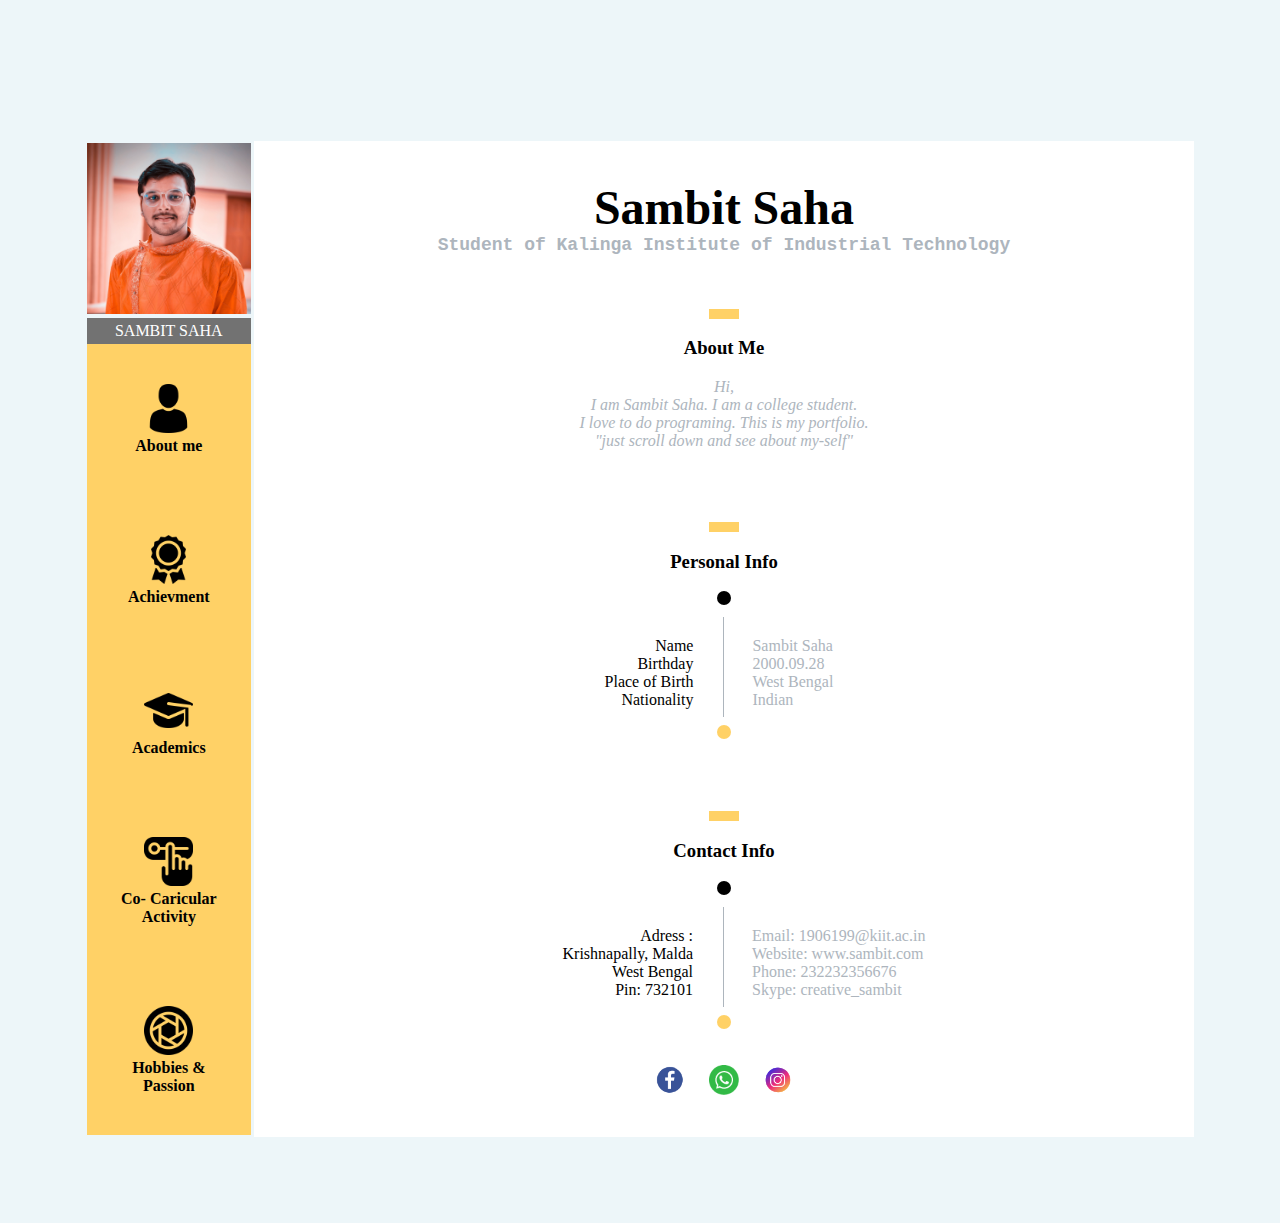
<file: index.html>
<!DOCTYPE html>
<html lang="en">
<head>
    <title>About Me</title>
    <link rel="stylesheet" href="./style/css/index.css"/>
    <style>
        a{
            text-decoration: none;
            color: black;
        }
    </style>
</head>
<body bgcolor="#edf6f9">
    <div class="mainbackground">
            <table width="100%" >
                <tr>
                    <td width="15%">
                        <div>
                            <img src="./style/image/LRM_EXPORT_20191006_205905.jpg" width="100%">
                        </div>
                        <div class="div1" ><font face="impact">SAMBIT SAHA</font></div>
                        <div class="box_icon">
                            <a href="./index.html">
                                <img src="./style/image/man-user.png" width="30%"><br>
                                <b>About me</b>
                             </a>
                        </div>
                        <div class="box_icon">
                            <a href="./achievment.html">
                                <img src="./style/image/medal.png" width="30%"><br>
                                <b>Achievment</b>
                            </a>
                        </div>
                        <div class="box_icon">
                            <a href="./academic.html">
                                <img src="./style/image/graduation-hat.png" width="30%"><br>
                                <b>Academics</b>
                            </a>
                        </div>
                        <div class="box_icon">
                            <a href="./activity.html">
                                <img src="./style/image/slider.png" width="30%"><br>
                                <b>Co- Caricular<br>
                                    Activity</b>
                            </a>    
                        </div> 
                        <div class="box_icon">
                            <a href="./hobbie.html">
                                <img src="./style/image/camera-shutter.png" width="30%"><br>
                                <b>Hobbies & <br>
                                    Passion</b>
                            </a>    
                        </div>                       
                    </td>
                    <td width="85%" bgcolor="white"> 
                        <div class="details" >
                            <font face="Lucida Console" size="10"> <b>Sambit Saha</b> </font><br>
                            <font face="Courier New" size="4" color ="#adb5bd"> <b>Student of Kalinga Institute of Industrial Technology </b></font><br><br><br><br>

                            <div class="small_box"></div>

                            <font face="Verdana"><h3>About Me</h3></font>
                            <i style="color:#adb5bd">Hi,<br>
                            I am Sambit Saha. I am a college student.<br>
                            I love to do programing. This is my portfolio.<br>
                            "just scroll down and see about my-self"<br>
                            </i><br><br><br><br>

                            <div class="small_box"></div>
                            <font face="Verdana"><h3>Personal Info</h3></font>
                            <div class="round"></div>
                            <div class="listing-event">
                                <ul class="data_left">
                                    <li >Name</li>
                                    <li >Birthday</li>
                                    <li >Place of Birth</li>
                                    <li >Nationality</li>                                    
                                </ul>                          
                            </div>
                            <div class="listing-event_mid"></div>
                            <div class="listing-event_right">
                                <ul class="data_right">
                                    <li>Sambit Saha</li>
                                    <li>2000.09.28 </li>
                                    <li>West Bengal</li>
                                    <li>Indian</li>
                                </ul>
                            </div>
                            <div class="round" style="background-color: #ffd166;"></div><br><br><br><br>

                            <div class="small_box"></div>
                            <font face="Verdana"><h3>Contact Info</h3></font>
                            <div class="round"></div>
                            <div class="listing-event_left">
                                <ul class="data_left">
                                    <li >Adress :</li>
                                    <li >Krishnapally, Malda</li>
                                    <li >West Bengal</li>
                                    <li >Pin: 732101</li>                                    
                                </ul>                          
                            </div>
                            <div class="listing-event_mid"></div>
                            <div class="listing-event_right">
                                <ul class="data_right">
                                    <li>Email: 1906199@kiit.ac.in</li>
                                    <li>Website: www.sambit.com </li>
                                    <li>Phone: 232232356676</li>
                                    <li>Skype: creative_sambit</li>
                                </ul>
                            </div>
                            <div class="round" style="background-color: #ffd166;"></div><br><br>

                            <a href="https://www.facebook.com/sambit.saha.969"><img src="./style/image/Group 27.png" width="30px"></a>&nbsp;&nbsp;&nbsp;&nbsp;&nbsp;
                            <a href=""><img src="./style/image/Group 28.png" width="30px"></a>&nbsp;&nbsp;&nbsp;&nbsp;&nbsp;
                            <a href="https://www.instagram.com/creative_sambit"><img src="./style/image/Group 29.png" width="30px"></a>

                        </div>                       
                    </td>
                </tr>
            </table>
    </div>
    
</body>
</html>
</file>
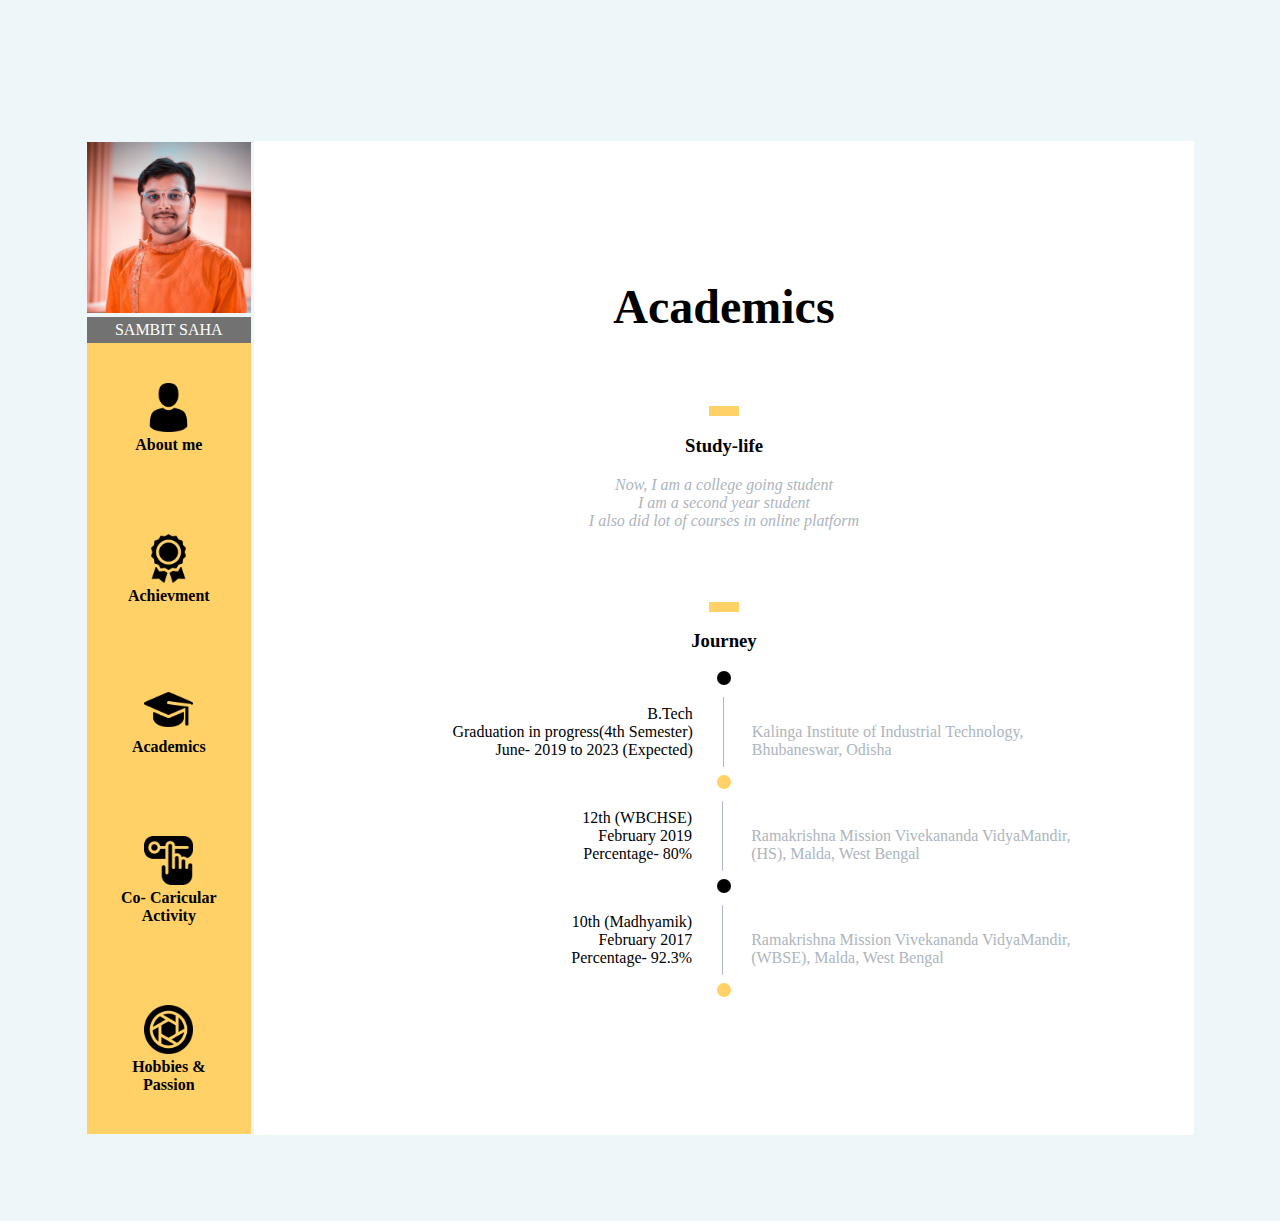
<file: academic.html>
<!DOCTYPE html>
<html lang="en">
<head>
    <title>Academics</title>
    <link rel="stylesheet" href="./style/css/index.css"/>
    <style>
        a{
            text-decoration: none;
            color: black;
        }
    </style>
</head>
<body bgcolor="#edf6f9">
    <div class="mainbackground">
            <table width="100%" >
                <tr>
                    <td width="15%">
                        <div>
                            <img src="./style/image/LRM_EXPORT_20191006_205905.jpg" width="100%">
                        </div>
                        <div class="div1" ><font face="impact">SAMBIT SAHA</font></div>
                        <div class="box_icon">
                            <a href="./index.html">
                                <img src="./style/image/man-user.png" width="30%"><br>
                                <b>About me</b>
                             </a>
                        </div>
                        <div class="box_icon">
                            <a href="./achievment.html">
                                <img src="./style/image/medal.png" width="30%"><br>
                                <b>Achievment</b>
                            </a>
                        </div>
                        <div class="box_icon">
                            <a href="./academic.html">
                                <img src="./style/image/graduation-hat.png" width="30%"><br>
                                <b>Academics</b>
                            </a>
                        </div>
                        <div class="box_icon">
                            <a href="./activity.html">
                                <img src="./style/image/slider.png" width="30%"><br>
                                <b>Co- Caricular<br>
                                    Activity</b>
                            </a>    
                        </div> 
                        <div class="box_icon">
                            <a href="./hobbie.html">
                                <img src="./style/image/camera-shutter.png" width="30%"><br>
                                <b>Hobbies & <br>
                                    Passion</b>
                            </a>    
                        </div>                       
                    </td>
                    <td width="85%" bgcolor="white"> 
                        <div class="details" >
                            <font face="Lucida Console" size="10"> <b>Academics</b> </font><br><br><br><br><br>

                            <div class="small_box"></div>

                            <font face="Verdana"><h3>Study-life</h3></font>
                            <i style="color:#adb5bd">
                                Now, I am a college going student<br>
                                I am a second year student<br>
                                I also did lot of courses in online platform<br>
                            </i><br><br><br><br>

                            <div class="small_box"></div>
                            <font face="Verdana"><h3>Journey</h3></font>
                            <div class="round"></div>      
                            <div class="listing-event" style="margin-left: -12px;">
                                <ul class="data_left">
                                    <li > B.Tech</li>   
                                    <li > Graduation in progress(4th Semester)</li>    
                                    <li > June- 2019 to 2023 (Expected)</li>    
                                </ul>                          
                            </div>                     
                            <div class="listing-event_mid" style=" height: 70px;"></div>
                            <div class="listing-event_right">
                                <ul class="data_right" >
                                    <li>Kalinga Institute of Industrial Technology,</li>
                                    <li>Bhubaneswar, Odisha</li>
                                </ul>
                            </div>
                            <div class="round" style="background-color: #ffd166;"></div>
                            <div class="listing-event" style="margin-left: 165px;">
                                <ul class="data_left">
                                    <li > 12th (WBCHSE)</li>   
                                    <li > February 2019</li>    
                                    <li > Percentage- 80%</li>    
                                </ul>                          
                            </div>                     
                            <div class="listing-event_mid" style=" height: 70px;"></div>
                            <div class="listing-event_right">
                                <ul class="data_right" >
                                    <li>Ramakrishna Mission Vivekananda VidyaMandir,</li>
                                    <li>(HS), Malda, West Bengal </li>
                                </ul>
                            </div>
                            <div class="round"></div>
                            <div class="listing-event" style="margin-left: 154px;">
                                <ul class="data_left">
                                    <li > 10th (Madhyamik)</li>   
                                    <li > February 2017</li>    
                                    <li > Percentage- 92.3% </li>    
                                </ul>                          
                            </div>                     
                            <div class="listing-event_mid" style=" height: 70px;"></div>
                            <div class="listing-event_right">
                                <ul class="data_right" >
                                    <li>Ramakrishna Mission Vivekananda VidyaMandir,</li>
                                    <li>(WBSE), Malda, West Bengal </li>
                                </ul>
                            </div>
                            <div class="round" style="background-color: #ffd166;"></div>                     

                        </div>                       
                    </td>
                </tr>
            </table>
    </div>
    
</body>
</html>
</file>
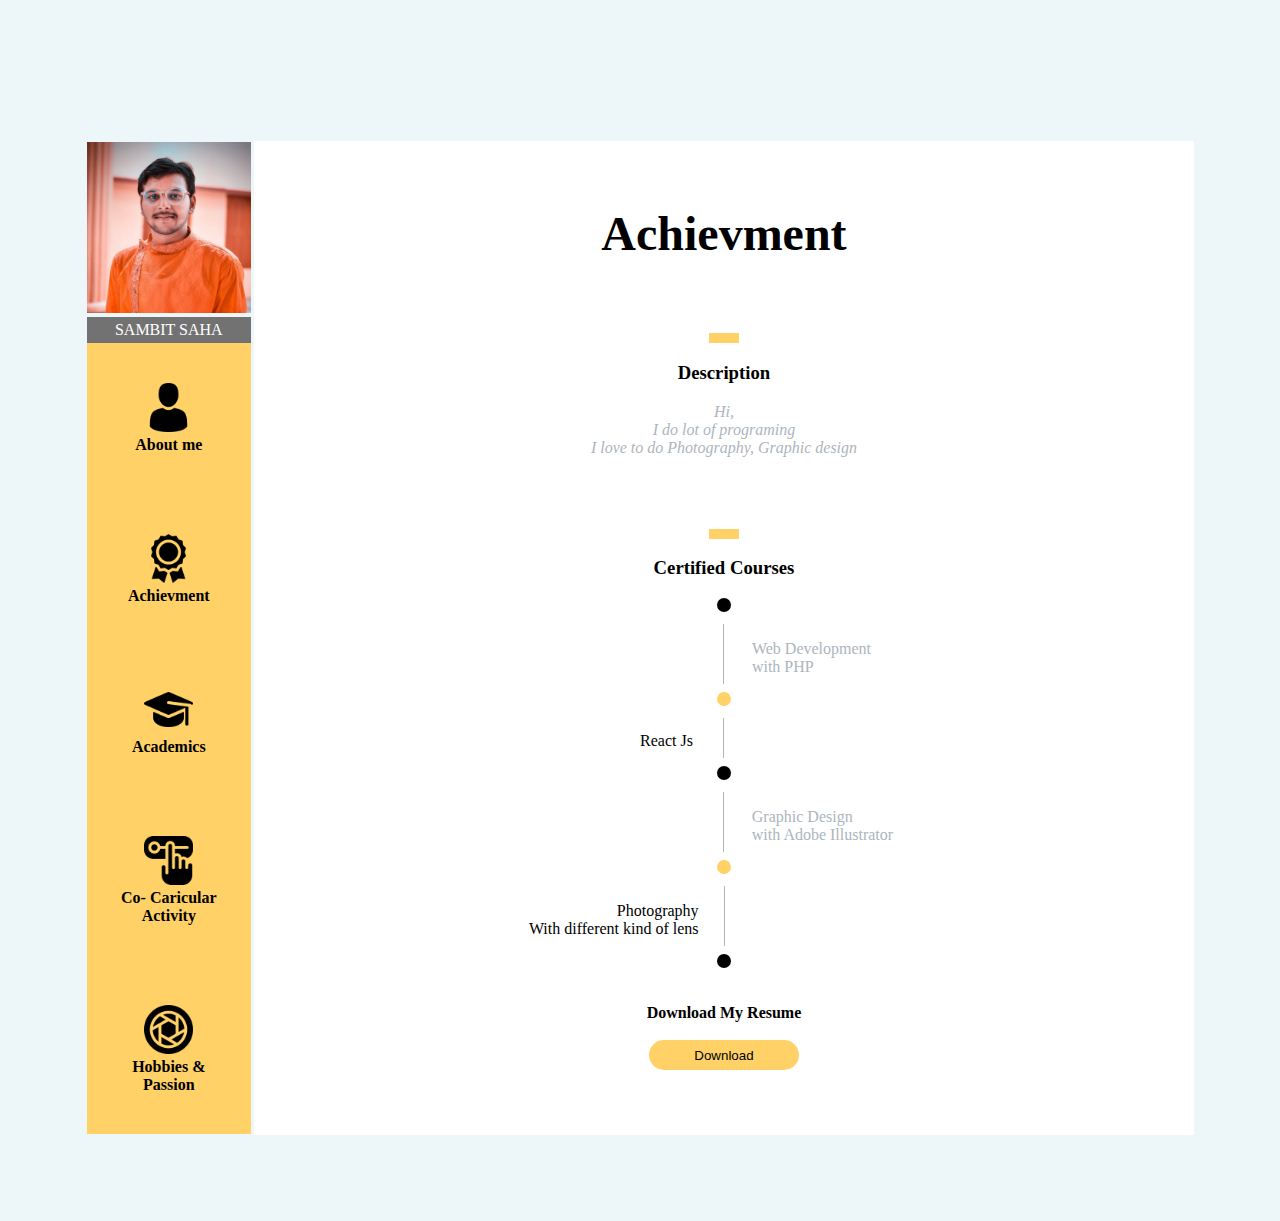
<file: achievment.html>
<!DOCTYPE html>
<html lang="en">
<head>
    <title>Achievment</title>
    <link rel="stylesheet" href="./style/css/index.css"/>
    <style>
        a{
            text-decoration: none;
            color: black;
        }
        .resume{
            width: 150px;
            height: 30px;
            border-radius: 20px;
            background-color: #ffd166;
            border: none;
            cursor: pointer;
        }
    </style>
</head>
<body bgcolor="#edf6f9">
    <div class="mainbackground">
            <table width="100%" >
                <tr>
                    <td width="15%">
                        <div>
                            <img src="./style/image/LRM_EXPORT_20191006_205905.jpg" width="100%">
                        </div>
                        <div class="div1" ><font face="impact">SAMBIT SAHA</font></div>
                        <div class="box_icon">
                            <a href="./index.html">
                                <img src="./style/image/man-user.png" width="30%"><br>
                                <b>About me</b>
                             </a>
                        </div>
                        <div class="box_icon">
                            <a href="./achievment.html">
                                <img src="./style/image/medal.png" width="30%"><br>
                                <b>Achievment</b>
                            </a>
                        </div>
                        <div class="box_icon">
                            <a href="./academic.html">
                                <img src="./style/image/graduation-hat.png" width="30%"><br>
                                <b>Academics</b>
                            </a>
                        </div>
                        <div class="box_icon">
                            <a href="./activity.html">
                                <img src="./style/image/slider.png" width="30%"><br>
                                <b>Co- Caricular<br>
                                    Activity</b>
                            </a>    
                        </div> 
                        <div class="box_icon">
                            <a href="./hobbie.html">
                                <img src="./style/image/camera-shutter.png" width="30%"><br>
                                <b>Hobbies & <br>
                                    Passion</b>
                            </a>    
                        </div>                       
                    </td>
                    <td width="85%" bgcolor="white"> 
                        <div class="details" >
                            <font face="Lucida Console" size="10"> <b>Achievment</b> </font><br><br><br><br><br>

                            <div class="small_box"></div>

                            <font face="Verdana"><h3>Description</h3></font>
                            <i style="color:#adb5bd">Hi,<br>
                            I do lot of programing<br>
                            I love to do Photography, Graphic design<br>
                            </i><br><br><br><br>

                            <div class="small_box"></div>
                            <font face="Verdana"><h3>Certified Courses</h3></font>
                            <div class="round"></div>                           
                            <div class="listing-event_mid" style="margin-left: 120px; height: 60px;"></div>
                            <div class="listing-event_right">
                                <ul class="data_right" >
                                    <li>Web Development </li>
                                    <li>with PHP</li>
                                </ul>
                            </div>
                            <div class="round" style="background-color: #ffd166;"></div>
                             <div class="listing-event" style="margin-left: -150px;">
                                <ul class="data_left">
                                    <li >React Js</li>                                   
                                </ul>                          
                            </div>
                            <div class="listing-event_mid" style="height: 40px;"></div>
                            <div class="round"></div>
                            <div class="listing-event_mid" style="margin-left: 142px; height: 60px;"></div>
                            <div class="listing-event_right">
                                <ul class="data_right" >
                                    <li>Graphic Design </li>
                                    <li>with Adobe Illustrator</li>
                                </ul>
                            </div>
                            <div class="round" style="background-color: #ffd166;"></div>
                            <div class="listing-event" style="margin-left: -150px;">
                                <ul class="data_left" style="margin-left: -110px;">
                                    <li >Photography</li>
                                    <li >With different kind of lens</li>                                   
                                </ul>                          
                            </div>
                            <div class="listing-event_mid" style="height: 60px;margin-left: -5px;width: 1.5px;"></div>
                            <div class="round"></div> 
                            <br><br>
                            

                            <font face="Verdana"><b>Download My Resume</b></font><br><br>
                            <a href="./style/Resume.pdf" download="Resume.pdf">
                                <input type="button" value="Download" class="resume">
                            </a><br>

                           

                        </div>                       
                    </td>
                </tr>
            </table>
    </div>
    
</body>
</html>
</file>
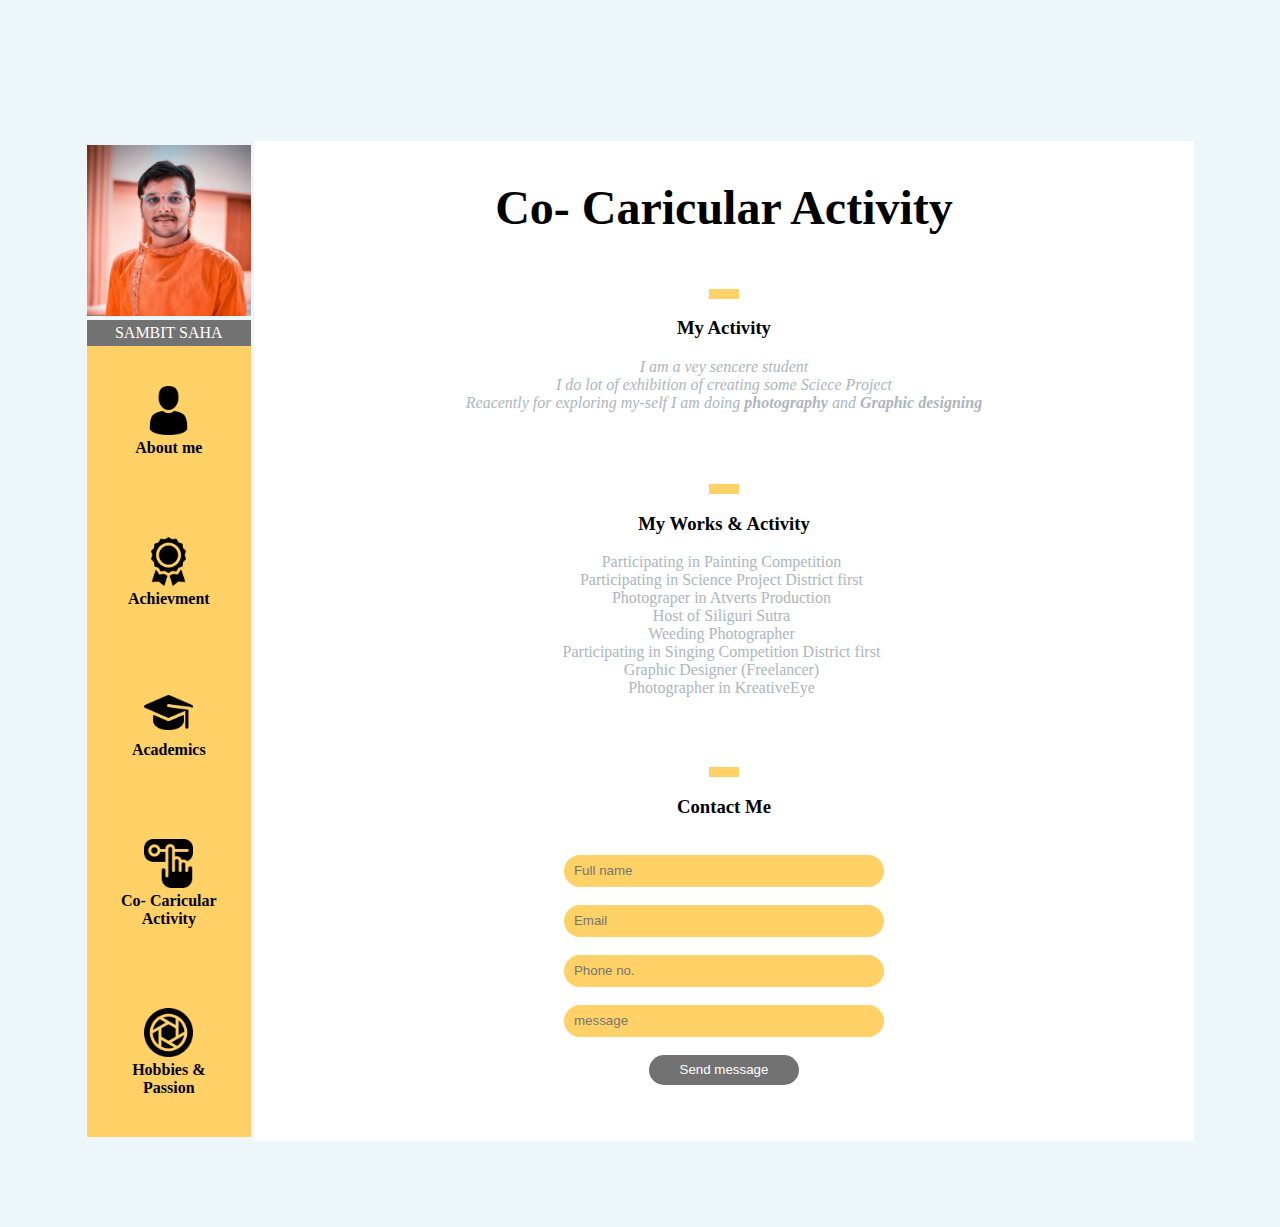
<file: activity.html>
<!DOCTYPE html>
<html lang="en">
<head>
    <title>Co- Caricular Activity</title>
    <link rel="stylesheet" href="./style/css/index.css"/>
    <style>
        a{
            text-decoration: none;
            color: black;
        }
        input{
            width: 300px;
            height: 30px;
            border-radius: 20px;
            background-color: #ffd166;
            border: none;
            padding-left: 10px;
            padding-right: 10px;
        }
    </style>
</head>
<body bgcolor="#edf6f9">
    <div class="mainbackground">
            <table width="100%" >
                <tr>
                    <td width="15%">
                        <div>
                            <img src="./style/image/LRM_EXPORT_20191006_205905.jpg" width="100%">
                        </div>
                        <div class="div1" ><font face="impact">SAMBIT SAHA</font></div>
                        <div class="box_icon">
                            <a href="./index.html">
                                <img src="./style/image/man-user.png" width="30%"><br>
                                <b>About me</b>
                             </a>
                        </div>
                        <div class="box_icon">
                            <a href="./achievment.html">
                                <img src="./style/image/medal.png" width="30%"><br>
                                <b>Achievment</b>
                            </a>
                        </div>
                        <div class="box_icon">
                            <a href="./academic.html">
                                <img src="./style/image/graduation-hat.png" width="30%"><br>
                                <b>Academics</b>
                            </a>
                        </div>
                        <div class="box_icon">
                            <a href="./activity.html">
                                <img src="./style/image/slider.png" width="30%"><br>
                                <b>Co- Caricular<br>
                                    Activity</b>
                            </a>    
                        </div> 
                        <div class="box_icon">
                            <a href="./hobbie.html">
                                <img src="./style/image/camera-shutter.png" width="30%"><br>
                                <b>Hobbies & <br>
                                    Passion</b>
                            </a>    
                        </div>                       
                    </td>
                    <td width="85%" bgcolor="white"> 
                        <div class="details" >
                            <font face="Lucida Console" size="10"> <b>Co- Caricular Activity</b> </font><br><br><br><br>

                            <div class="small_box"></div>

                            <font face="Verdana"><h3>My Activity</h3></font>
                            <i style="color:#adb5bd">
                            I am a vey sencere student<br>
                            I do lot of exhibition of creating some Sciece Project<br>
                            Reacently for exploring my-self I am doing <b>photography</b> and <b>Graphic designing</b><br>
                            </i><br><br><br><br>

                            <div class="small_box"></div>
                            <font face="Verdana"><h3>My Works & Activity</h3></font>
                            <div style="color:#adb5bd; margin-left: -45px;">
                                <ol style="list-style-type:none;">
                                    <li>Participating in Painting Competition</li>
                                    <li>Participating in Science Project District first</li>
                                    <li>Photograper in Atverts Production</li>
                                    <li>Host of Siliguri Sutra</li>
                                    <li>Weeding Photographer</li>
                                    <li>Participating in Singing Competition District first</li>
                                    <li>Graphic Designer (Freelancer)</li>
                                    <li>Photographer in KreativeEye</li>
                                </ol>
                            </div><br>

                            <br><br>

                            <div class="small_box"></div>
                            <font face="Verdana"><h3>Contact Me</h3></font>
                            <form name="reg">
                                <br>
                                <input type="name" placeholder="Full name"><br><br>
                                <input type="email" placeholder="Email"><br><br>
                                <input type="number" placeholder="Phone no."><br><br> 
                                <input type="text" placeholder="message"><br><br>                       
                                <input type="button" value="Send message" style="background-color: #727272; color: white; width: 150px;"><br><br>
                            </form>
                        </div>                       
                    </td>
                </tr>
            </table>
    </div>
    
</body>
</html>
</file>
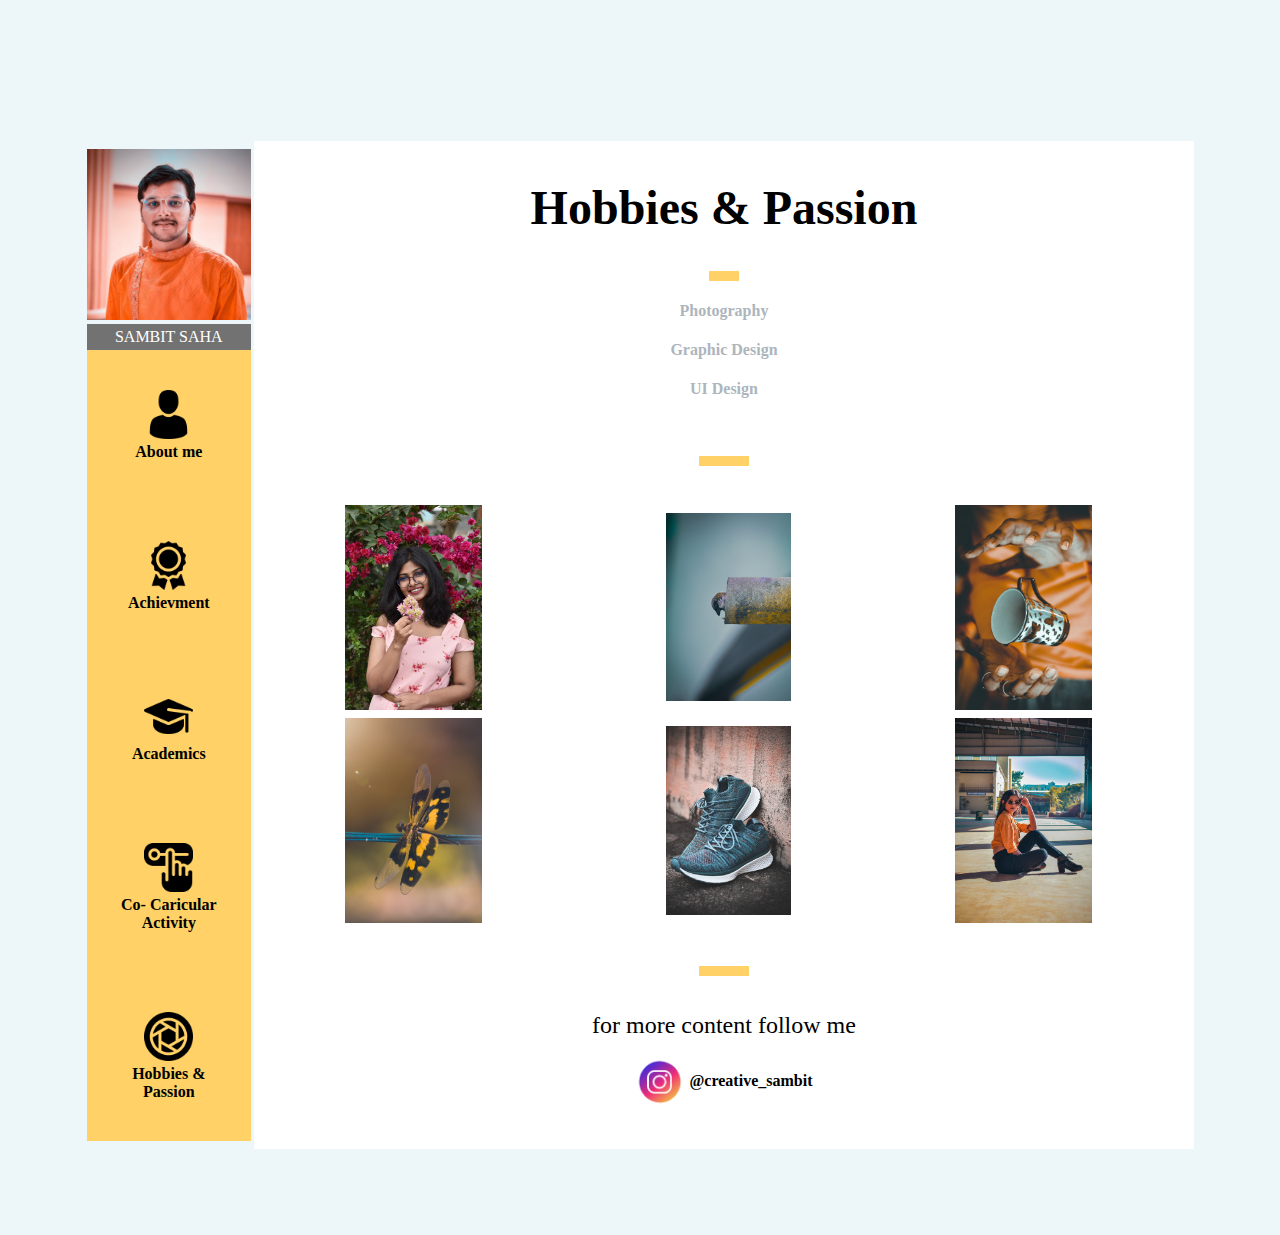
<file: hobbie.html>
<!DOCTYPE html>
<html lang="en">
<head>
    <title>Hobbies & Passion</title>
    <link rel="stylesheet" href="./style/css/index.css"/>
    <style>
        a{
            text-decoration: none;
            color: black;
        }
    </style>
</head>
<body bgcolor="#edf6f9">
    <div class="mainbackground">
            <table width="100%" >
                <tr>
                    <td width="15%">
                        <div>
                            <img src="./style/image/LRM_EXPORT_20191006_205905.jpg" width="100%">
                        </div>
                        <div class="div1" ><font face="impact">SAMBIT SAHA</font></div>
                        <div class="box_icon">
                            <a href="./index.html">
                                <img src="./style/image/man-user.png" width="30%"><br>
                                <b>About me</b>
                             </a>
                        </div>
                        <div class="box_icon">
                            <a href="./achievment.html">
                                <img src="./style/image/medal.png" width="30%"><br>
                                <b>Achievment</b>
                            </a>
                        </div>
                        <div class="box_icon">
                            <a href="./academic.html">
                                <img src="./style/image/graduation-hat.png" width="30%"><br>
                                <b>Academics</b>
                            </a>
                        </div>
                        <div class="box_icon">
                            <a href="./activity.html">
                                <img src="./style/image/slider.png" width="30%"><br>
                                <b>Co- Caricular<br>
                                    Activity</b>
                            </a>    
                        </div> 
                        <div class="box_icon">
                            <a href="./hobbie.html">
                                <img src="./style/image/camera-shutter.png" width="30%"><br>
                                <b>Hobbies & <br>
                                    Passion</b>
                            </a>    
                        </div>                       
                    </td>
                    <td width="85%" bgcolor="white"> 
                        <div class="details" >
                            <font face="Lucida Console" size="10"> <b>Hobbies & Passion</b> </font><br>
                            <br><br>

                            <div class="small_box"></div>

                            <font face="Verdana" style="color:#adb5bd"><h4>Photography</h4></font>
                            <font face="Verdana" style="color:#adb5bd"><h4>Graphic Design</h4></font>
                            <font face="Verdana" style="color:#adb5bd"><h4>UI Design</h4></font><br><br>

                            <div class="small_box" style="width: 50px;"></div><br><br>
                            <table width="100%" style="margin-left: -15px;">
                                <tr>
                                    <td><img src="./style/image/hobbie/DSC_0397.JPG" width="40%"></td>
                                    <td><img src="./style/image/hobbie/DSC_0546 (1).jpg" width="45%"></td>
                                    <td><img src="./style/image/hobbie/DSC_0642(1).jpg" width="45%"></td>
                                </tr>
                                <tr>
                                    <td><img src="./style/image/hobbie/DSC_0702(1).JPG" width="40%"></td>
                                    <td><img src="./style/image/hobbie/LRM_EXPORT_20190905_130325.jpg" width="45%"></td>
                                    <td><img src="./style/image/hobbie/PSX_20200112_231439.jpg" width="45%"></td>
                                </tr>
                            </table><br><br>

                            <div class="small_box" style="width: 50px;"></div><br><br>
                            <font face = "Comic sans MS" size="5">for more content follow me</font><br><br>
                            <a href="https://www.instagram.com/creative_sambit"><img src="./style/image/Group 29.png" width="50px" style="display: inline;"></a>
                            <p style="display: inline; position: relative;top: -21px;"><b>@creative_sambit</b></p>

                        </div>                       
                    </td>
                </tr>
            </table>
    </div>
    
</body>
</html>
</file>
<file: style/css/index.css>
.mainbackground{
    margin: auto;
    width: 88%;
    padding: 6%;
    margin-top: 5%;   
    align-items: center;
}

.div1{
    text-align: center;
    background-color: #727272;
    color: white;
    padding-top: 4px;
    padding-bottom: 4px;
}

.box_icon{
    text-align: center;
    align-items: center;
    padding-top: 40px;
    padding-bottom: 40px;
    background-color: #ffd166;
}

.details{
    text-align: center;
    padding-top: 4%;
    padding-bottom: 4%;
}

.small_box{
    background-color: #ffd166;
    width: 30px;
    height: 10px; 
    margin: auto;
}

.round{
    background-color:black;
    width: 14px;
    height: 14px; 
    margin: auto;  
    border-radius: 10px;
}

.data_left{
    text-align: right;
    list-style-type:none;
}

.data_right{
    text-align: left;
    list-style-type:none;
    color :#adb5bd;
}

.listing-event{
    display: inline-block;
    margin-left: -50px;
}
.listing-event_right{
    display: inline-block;
    margin-left: 10px;
}
.listing-event_mid{
    display: inline-block;
    position: relative;
    top: 12px;
    left: 26px;
    height: 100px;
    background-color:#adb5bd;
    width: 1px;
}
.listing-event_left{
    display: inline-block;
}
</file>
